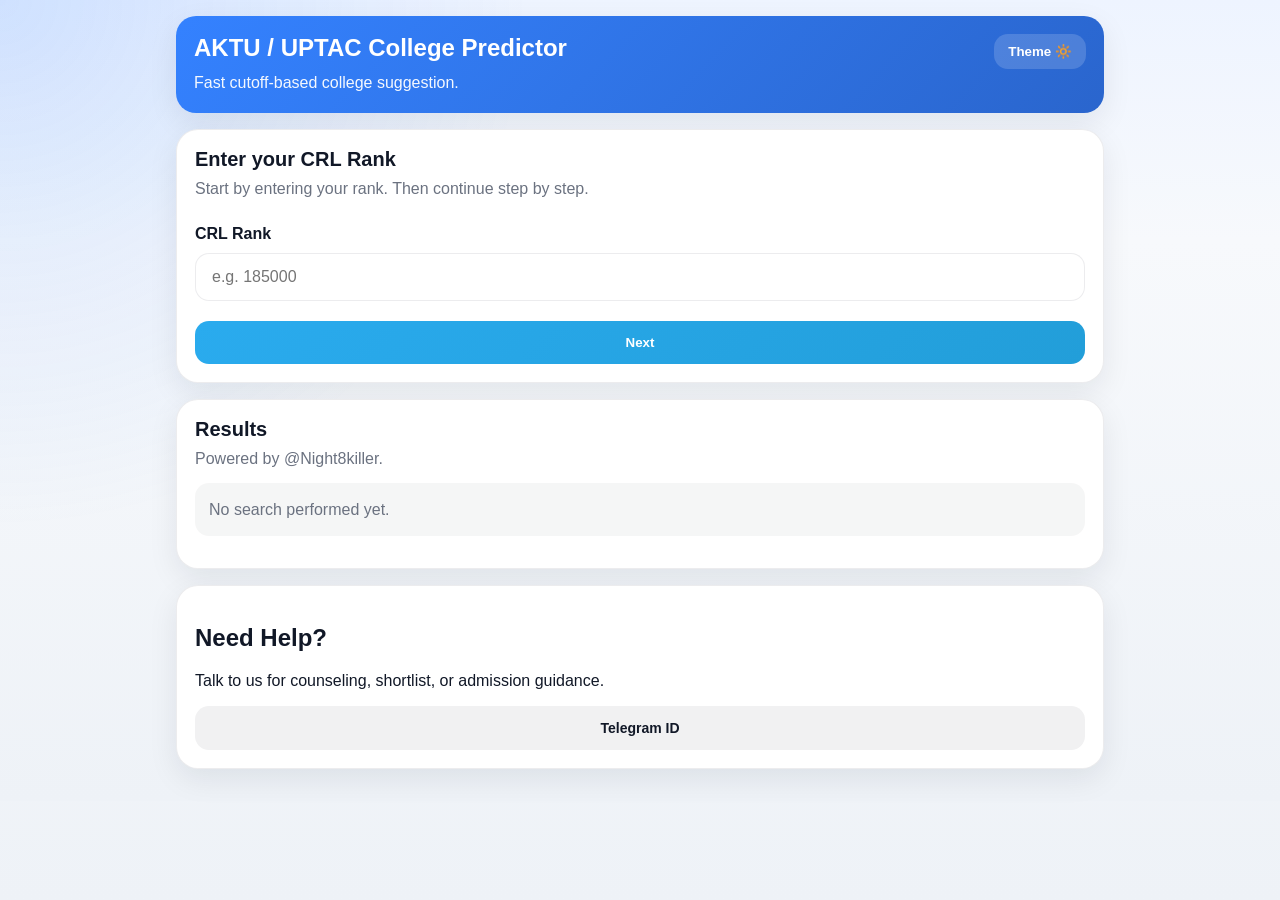
<file: index.html>
<!DOCTYPE html>
<html lang="en">
<head>
  <meta charset="UTF-8" />
  <meta name="viewport" content="width=device-width, initial-scale=1.0" />
  <title>AKTU / UPTAC College Predictor</title>
  <link rel="stylesheet" href="style.css" />
  <script src="https://telegram.org/js/telegram-web-app.js"></script>
</head>
<body>
  <div class="app-shell">
    <header class="topbar">
      <div class="topbar-left">
        
        <h1>AKTU / UPTAC College Predictor</h1>
        <p class="subtitle">Fast cutoff-based college suggestion.</p>
        
      </div>
      <button id="themeBtn" class="icon-btn" type="button">Theme 🔆</button>
    </header>    
    <main class="content">
      <section class="card">
        <div class="section-head">
          <h2 id="stepTitle">Enter your CRL Rank</h2>
          <p id="stepDesc">Start by entering your rank. Then continue step by step.</p>
        </div>

        <div id="rankStep" class="step">
          <label for="rankInput">CRL Rank</label>
          <input type="number" id="rankInput" placeholder="e.g. 185000" />
          <button id="rankNextBtn" class="primary-btn" type="button">Next</button>
        </div>

        <div id="homeStateStep" class="step hidden">
          <div class="grid">
            <button type="button" class="choice-btn" data-home="Uttar Pradesh">Uttar Pradesh</button>
            <button type="button" class="choice-btn" data-home="Other State">Other State</button>
          </div>
        </div>

        <div id="genderStep" class="step hidden">
          <div class="grid">
            <button type="button" class="choice-btn" data-gender="Male">Male</button>
            <button type="button" class="choice-btn" data-gender="Female">Female</button>
          </div>
        </div>

        <div id="categoryStep" class="step hidden">
          <div class="grid">
            <button type="button" class="choice-btn" data-category="GEN">GEN</button>
            <button type="button" class="choice-btn" data-category="OBC-NCL">OBC-NCL</button>
            <button type="button" class="choice-btn" data-category="GEN-EWS">GEN-EWS</button>
            <button type="button" class="choice-btn" data-category="SC">SC</button>
            <button type="button" class="choice-btn" data-category="ST">ST</button>
          </div>
        </div>

        <div id="pwdStep" class="step hidden">
          <div class="grid">
            <button type="button" class="choice-btn" data-pwd="true">PwD True</button>
            <button type="button" class="choice-btn" data-pwd="false">PwD False</button>
          </div>
        </div>

        <div id="summaryStep" class="step hidden">
          <div class="summary-box" id="summaryBox"></div>
          <div class="bottom-actions">
            <button id="fetchBtn" class="primary-btn" type="button">Fetch Colleges</button>
            <button id="restartBtn" class="secondary-btn" type="button">Start Again</button>
          </div>
        </div>
      </section>

      <section class="card result-card">
        <div class="section-head">
          <h2>Results</h2>
          <p>Powered by @Night8killer.</p>
        </div>

        <div id="statusBox" class="status idle">No search performed yet.</div>
        <div id="debugBox" class="debug-box"></div>
        <div id="resultsBox"></div>
        <div id="pdfStatus" class="pdf-status"></div>
        <button id="downloadBtn" class="download-btn hidden">Download Full PDF</button>
      </section>

      <section class="card contact-card">
        <h2>Need Help?</h2>
        <p>Talk to us for counseling, shortlist, or admission guidance.</p>
        <div class="bottom-actions">
          <a class="secondary-btn link-btn" href="https://telegram.me/Night8killer" target="_blank" rel="noreferrer">Telegram ID</a>
          
        </div>
      </section>
    </main>
  </div>

  <script src="app.js"></script>
</body>
</html>
</file>
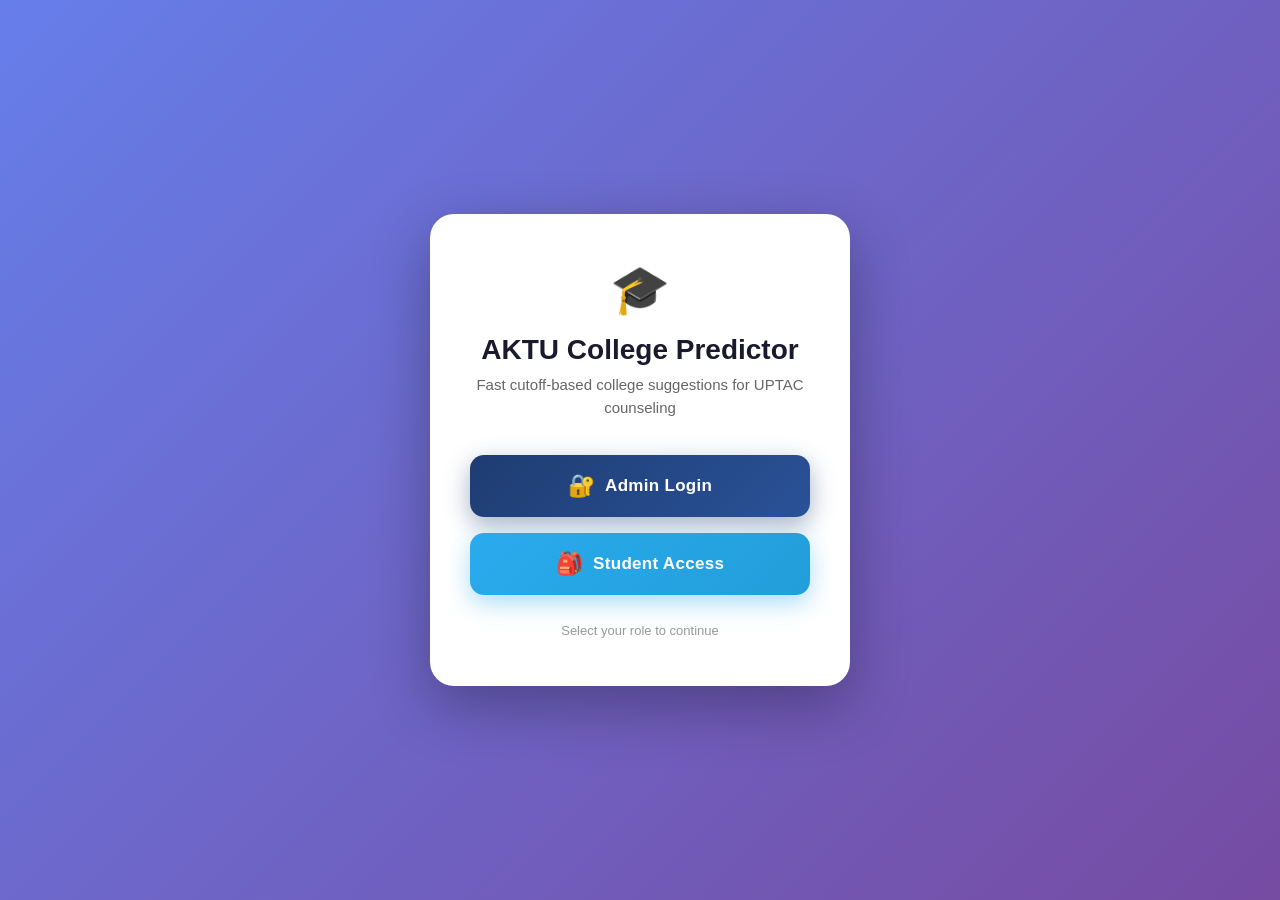
<file: landing.html>
<!DOCTYPE html>
<html lang="en">
<head>
  <meta charset="UTF-8" />
  <meta name="viewport" content="width=device-width, initial-scale=1.0" />
  <title>AKTU College Predictor - Login</title>
  <style>
    * {
      margin: 0;
      padding: 0;
      box-sizing: border-box;
    }

    body {
      font-family: 'Segoe UI', Tahoma, Geneva, Verdana, sans-serif;
      min-height: 100vh;
      display: flex;
      justify-content: center;
      align-items: center;
      background: linear-gradient(135deg, #667eea 0%, #764ba2 100%);
      padding: 20px;
    }

    .landing-card {
      background: white;
      border-radius: 24px;
      padding: 48px 40px;
      box-shadow: 0 20px 60px rgba(0, 0, 0, 0.3);
      max-width: 420px;
      width: 100%;
      text-align: center;
    }

    .logo {
      font-size: 48px;
      margin-bottom: 16px;
    }

    h1 {
      font-size: 28px;
      color: #1a1a2e;
      margin-bottom: 8px;
    }

    .subtitle {
      color: #666;
      font-size: 15px;
      margin-bottom: 36px;
      line-height: 1.5;
    }

    .btn-group {
      display: flex;
      flex-direction: column;
      gap: 16px;
    }

    .btn {
      padding: 18px 24px;
      border: none;
      border-radius: 14px;
      font-size: 17px;
      font-weight: 700;
      cursor: pointer;
      transition: all 0.3s ease;
      text-decoration: none;
      display: flex;
      align-items: center;
      justify-content: center;
      gap: 10px;
      letter-spacing: 0.3px;
      font-family: 'Segoe UI', Tahoma, Geneva, Verdana, sans-serif;
    }

    .btn-admin {
      background: linear-gradient(135deg, #1e3c72 0%, #2a5298 100%);
      color: white;
      box-shadow: 0 8px 25px rgba(30, 60, 114, 0.4);
    }

    .btn-admin:hover {
      transform: translateY(-3px);
      box-shadow: 0 12px 35px rgba(30, 60, 114, 0.5);
    }

    .btn-student {
      background: linear-gradient(135deg, #2aabee 0%, #229ed9 100%);
      color: white;
      box-shadow: 0 8px 25px rgba(42, 171, 238, 0.4);
    }

    .btn-student:hover {
      transform: translateY(-3px);
      box-shadow: 0 12px 35px rgba(42, 171, 238, 0.5);
    }

    .icon {
      font-size: 22px;
    }

    .footer {
      margin-top: 28px;
      color: #999;
      font-size: 13px;
    }

    /* Password Modal Styles */
    .modal-overlay {
      display: none;
      position: fixed;
      top: 0;
      left: 0;
      width: 100%;
      height: 100%;
      background: rgba(0, 0, 0, 0.7);
      z-index: 1000;
      justify-content: center;
      align-items: center;
      backdrop-filter: blur(5px);
    }

    .modal-overlay.active {
      display: flex;
    }

    .modal-box {
      background: white;
      border-radius: 20px;
      padding: 32px 28px;
      box-shadow: 0 25px 60px rgba(0, 0, 0, 0.4);
      max-width: 380px;
      width: 90%;
      text-align: center;
      animation: slideUp 0.3s ease;
    }

    @keyframes slideUp {
      from {
        transform: translateY(30px);
        opacity: 0;
      }
      to {
        transform: translateY(0);
        opacity: 1;
      }
    }

    .modal-icon {
      font-size: 44px;
      margin-bottom: 12px;
    }

    .modal-box h2 {
      font-size: 22px;
      color: #1a1a2e;
      margin-bottom: 8px;
    }

    .modal-box p {
      color: #666;
      font-size: 14px;
      margin-bottom: 24px;
    }

    .password-input {
      width: 100%;
      padding: 14px 16px;
      border: 2px solid #e0e0e0;
      border-radius: 12px;
      font-size: 16px;
      outline: none;
      transition: border-color 0.3s ease;
      margin-bottom: 8px;
      font-family: 'Segoe UI', Tahoma, Geneva, Verdana, sans-serif;
    }

    .password-input:focus {
      border-color: #667eea;
    }

    .error-msg {
      color: #d93025;
      font-size: 13px;
      margin-bottom: 16px;
      display: none;
      text-align: left;
    }

    .error-msg.show {
      display: block;
    }

    .modal-btns {
      display: flex;
      gap: 12px;
    }

    .btn-submit {
      flex: 1;
      padding: 14px;
      background: linear-gradient(135deg, #1e3c72 0%, #2a5298 100%);
      color: white;
      border: none;
      border-radius: 12px;
      font-size: 15px;
      font-weight: 700;
      cursor: pointer;
      transition: all 0.3s ease;
      font-family: 'Segoe UI', Tahoma, Geneva, Verdana, sans-serif;
    }

    .btn-submit:hover {
      transform: translateY(-2px);
      box-shadow: 0 8px 20px rgba(30, 60, 114, 0.4);
    }

    .btn-cancel {
      flex: 1;
      padding: 14px;
      background: #f5f5f5;
      color: #666;
      border: none;
      border-radius: 12px;
      font-size: 15px;
      font-weight: 600;
      cursor: pointer;
      transition: all 0.3s ease;
      font-family: 'Segoe UI', Tahoma, Geneva, Verdana, sans-serif;
    }

    .btn-cancel:hover {
      background: #e8e8e8;
    }

    .shake {
      animation: shake 0.4s ease;
    }

    @keyframes shake {
      0%, 100% { transform: translateX(0); }
      25% { transform: translateX(-8px); }
      75% { transform: translateX(8px); }
    }
  </style>
</head>
<body>
  <div class="landing-card">
    <div class="logo">🎓</div>
    <h1>AKTU College Predictor</h1>
    <p class="subtitle">Fast cutoff-based college suggestions for UPTAC counseling</p>

    <div class="btn-group">
      <!-- Admin button - opens password modal -->
      <button class="btn btn-admin" id="adminBtn">
        <span class="icon">🔐</span> Admin Login
      </button>

      <!-- Student button - direct link to predictor -->
      <a href="https://aktu-college-predictor.vercel.app" class="btn btn-student">
        <span class="icon">🎒</span> Student Access
      </a>
    </div>

    <p class="footer">Select your role to continue</p>
  </div>

  <!-- Password Modal -->
  <div class="modal-overlay" id="passwordModal">
    <div class="modal-box" id="modalBox">
      <div class="modal-icon">🔐</div>
      <h2>Admin Login</h2>
      <p>Enter password to access the admin panel</p>
      
      <input 
        type="password" 
        class="password-input" 
        id="passwordInput" 
        placeholder="Enter admin password"
        autocomplete="off"
      />
      
      <div class="error-msg" id="errorMsg">❌ Incorrect password. Try again.</div>
      
      <div class="modal-btns">
        <button class="btn-cancel" id="cancelBtn">Cancel</button>
        <button class="btn-submit" id="submitBtn">Login</button>
      </div>
    </div>
  </div>

  <script>
    // ====== CONFIGURE YOUR PASSWORD HERE ======
    const ADMIN_PASSWORD = "admin123"; // 👈 CHANGE THIS to your desired password
    const ADMIN_URL = "/admin";        // 👈 CHANGE THIS to your admin panel URL
    // ==========================================

    const adminBtn = document.getElementById("adminBtn");
    const passwordModal = document.getElementById("passwordModal");
    const modalBox = document.getElementById("modalBox");
    const passwordInput = document.getElementById("passwordInput");
    const errorMsg = document.getElementById("errorMsg");
    const submitBtn = document.getElementById("submitBtn");
    const cancelBtn = document.getElementById("cancelBtn");

    // Open modal
    adminBtn.addEventListener("click", () => {
      passwordModal.classList.add("active");
      passwordInput.value = "";
      errorMsg.classList.remove("show");
      modalBox.classList.remove("shake");
      setTimeout(() => passwordInput.focus(), 100);
    });

    // Close modal
    function closeModal() {
      passwordModal.classList.remove("active");
      passwordInput.value = "";
      errorMsg.classList.remove("show");
    }

    cancelBtn.addEventListener("click", closeModal);

    // Close on outside click
    passwordModal.addEventListener("click", (e) => {
      if (e.target === passwordModal) closeModal();
    });

    // Submit password
    function checkPassword() {
      const enteredPassword = passwordInput.value.trim();
      
      if (enteredPassword === ADMIN_PASSWORD) {
        // ✅ Correct password - redirect
        window.location.href = ADMIN_URL;
      } else {
        // ❌ Wrong password - show error
        errorMsg.classList.add("show");
        modalBox.classList.remove("shake");
        void modalBox.offsetWidth; // Trigger reflow
        modalBox.classList.add("shake");
        passwordInput.value = "";
        passwordInput.focus();
      }
    }

    submitBtn.addEventListener("click", checkPassword);

    // Enter key to submit
    passwordInput.addEventListener("keypress", (e) => {
      if (e.key === "Enter") checkPassword();
    });

    // Escape key to close
    document.addEventListener("keydown", (e) => {
      if (e.key === "Escape" && passwordModal.classList.contains("active")) {
        closeModal();
      }
    });
  </script>
</body>
</html>
</file>
<file: style.css>
:root {
  --tg-bg: #f4f5f7;
  --tg-card: #ffffff;
  --tg-text: #111827;
  --tg-muted: #6b7280;
  --tg-accent: #2aabee;
  --tg-accent-dark: #229ed9;
  --border: rgba(17, 24, 39, 0.08);
  --shadow: 0 10px 30px rgba(17, 24, 39, 0.08);
  --good: #0f9d58;
  --bad: #d93025;
}

* {
  box-sizing: border-box;
}

html, body {
  margin: 0;
  padding: 0;
  font-family: Inter, Arial, sans-serif;
  background:
    radial-gradient(circle at top left, rgba(43, 124, 255, 0.16), transparent 35%),
    linear-gradient(180deg, #eef4ff, #f7f9fc 30%, #eef2f7 100%);
  color: var(--tg-text);
  min-height: 100%;
}

body.telegram-dark {
  --tg-bg: #0f1720;
  --tg-card: rgba(19, 26, 36, 0.96);
  --tg-text: #eef4ff;
  --tg-muted: #a7b4c5;
  --border: rgba(255,255,255,0.08);
  --shadow: 0 10px 30px rgba(0,0,0,0.35);
  background:
    radial-gradient(circle at top left, rgba(43, 124, 255, 0.18), transparent 35%),
    linear-gradient(180deg, #0b1220, #0f1720 45%, #111827 100%);
}

.app-shell {
  max-width: 960px;
  margin: 0 auto;
  padding: 16px;
}

.topbar {
  display: flex;
  justify-content: space-between;
  gap: 16px;
  align-items: flex-start;
  background: linear-gradient(135deg, rgba(43,124,255,0.95), rgba(25,89,201,0.92));
  color: #fff;
  padding: 18px;
  border-radius: 20px;
  box-shadow: var(--shadow);
  margin-bottom: 16px;
}

.eyebrow {
  margin: 0 0 4px;
  font-size: 12px;
  letter-spacing: 0.12em;
  text-transform: uppercase;
  opacity: 0.9;
}

.topbar h1 {
  margin: 0;
  font-size: 24px;
  line-height: 1.2;
}

.subtitle {
  margin: 8px 0 0;
  opacity: 0.95;
  line-height: 1.5;
}

.icon-btn, .primary-btn, .secondary-btn, .choice-btn {
  border: none;
  border-radius: 14px;
  font-weight: 700;
  cursor: pointer;
  transition: transform 0.15s ease, background 0.15s ease, box-shadow 0.15s ease;
}

.icon-btn {
  background: rgba(255,255,255,0.16);
  color: #fff;
  padding: 10px 14px;
}

.card {
  background: var(--tg-card);
  border: 1px solid var(--border);
  border-radius: 22px;
  box-shadow: var(--shadow);
  padding: 18px;
  margin-bottom: 16px;
  backdrop-filter: blur(10px);
}

.section-head h2 {
  margin: 0;
  font-size: 20px;
}

.section-head p {
  margin: 6px 0 0;
  color: var(--tg-muted);
  line-height: 1.5;
}

.step {
  margin-top: 24px;
}

label {
  display: block;
  font-weight: 700;
  margin-bottom: 10px;
}

input {
  width: 100%;
  padding: 14px 16px;
  border-radius: 14px;
  border: 1px solid var(--border);
  background: rgba(255,255,255,0.9);
  color: var(--tg-text);
  font-size: 16px;
  outline: none;
  margin-bottom: 20px
}

body.telegram-dark input {
  background: rgba(255,255,255,0.06);
}

input:focus {
  border-color: var(--tg-accent);
  box-shadow: 0 0 0 3px rgba(43,124,255,0.15);
}

.grid {
  display: grid;
  grid-template-columns: repeat(auto-fit, minmax(150px, 1fr));
  gap: 12px;
}

.choice-btn {
  padding: 14px;
  background: rgba(43,124,255,0.08);
  color: var(--tg-text);
  border: 1px solid rgba(43,124,255,0.12);
  text-align: center;
}

.choice-btn:hover,
.primary-btn:hover,
.secondary-btn:hover,
.icon-btn:hover {
  transform: translateY(-1px);
}

.primary-btn {
  background: linear-gradient(135deg, var(--tg-accent), var(--tg-accent-dark));
  color: #fff;
  padding: 14px 16px;
  width: 100%;
  margin-top: 0; 
}

.secondary-btn {
  background: rgba(17, 24, 39, 0.06);
  color: var(--tg-text);
  padding: 14px 16px;
  text-decoration: none;
  display: inline-flex;
  justify-content: center;
  align-items: center;
  width: 100%;
  margin-top: 0; 
}

.bottom-actions {
  display: flex;
  gap: 12px;
  flex-wrap: wrap;
  margin-top: 14px;
}

.hidden {
  display: none;
}

.summary-box {
  background: rgba(43,124,255,0.06);
  border: 1px dashed rgba(43,124,255,0.22);
  border-radius: 16px;
  padding: 14px;
  line-height: 1.7;
}

.status, .debug-box {
  margin-top: 12px;
  border-radius: 14px;
  padding: 14px;
  line-height: 1.6;
}

.status.idle {
  background: rgba(17,24,39,0.04);
  color: var(--tg-muted);
}

.status.loading {
  background: rgba(43,124,255,0.08);
  color: var(--tg-muted);
}

.status.success {
  background: rgba(15,157,88,0.10);
  color: var(--good);
}

.status.error {
  background: rgba(217,48,37,0.10);
  color: var(--bad);
}

.debug-box {
 /* background: rgba(17,24,39,0.04);
  color: var(--tg-muted);
  white-space: pre-wrap;*/
  display: none !important;
}

.result-item {
  border: 1px solid var(--border);
  border-radius: 16px;
  padding: 14px;
  margin-top: 12px;
}

.result-item h3 {
  margin: 0 0 8px;
}

.result-item p {
  margin: 4px 0;
  color: var(--tg-muted);
}

.tag {
  display: inline-block;
  margin-top: 10px;
  margin-right: 8px;
  padding: 6px 10px;
  border-radius: 999px;
  background: rgba(43,124,255,0.10);
  color: var(--tg-text);
  font-size: 12px;
}

.link-btn {
  font-size: 14px;
}

@media (max-width: 600px) {
  .topbar {
    flex-direction: column;
  }

  .topbar h1 {
    font-size: 22px;
  }

  .card {
    padding: 16px;
  }
}

.loader-wrap{display:flex;flex-direction:column;align-items:center;gap:12px;padding:24px}
.spinner{width:42px;height:42px;border:4px solid rgba(255,255,255,.2);border-top:4px solid #fff;border-radius:50%;animation:spin 1s linear infinite}
@keyframes spin{to{transform:rotate(360deg)}}
.fade-in{animation:fadeUp .4s ease both}
@keyframes fadeUp{from{opacity:0;transform:translateY(10px)}to{opacity:1;transform:translateY(0)}}
.download-btn{margin-top:16px;width:100%;padding:16px;background:#22c55e;color:white;border:none;border-radius:12px;font-weight:600}
.pdf-status{margin-top:12px;text-align:center;font-size:14px}
.hidden{display:none}

.pdf-status {
  margin-top: 14px;
  font-size: 16px;
  font-weight: 700;
  line-height: 1.6;
  color: var(--tg-text);
  text-align: center;
}

.pdf-status a {
  font-size: 16px;
  font-weight: 700;
  color: #0ea5e9;
  text-decoration: none;
}

.download-btn {
  margin-top: 14px;
  width: 100%;
  padding: 16px 18px;
  font-size: 16px;
  font-weight: 800;
  border-radius: 14px;
}
</file>
